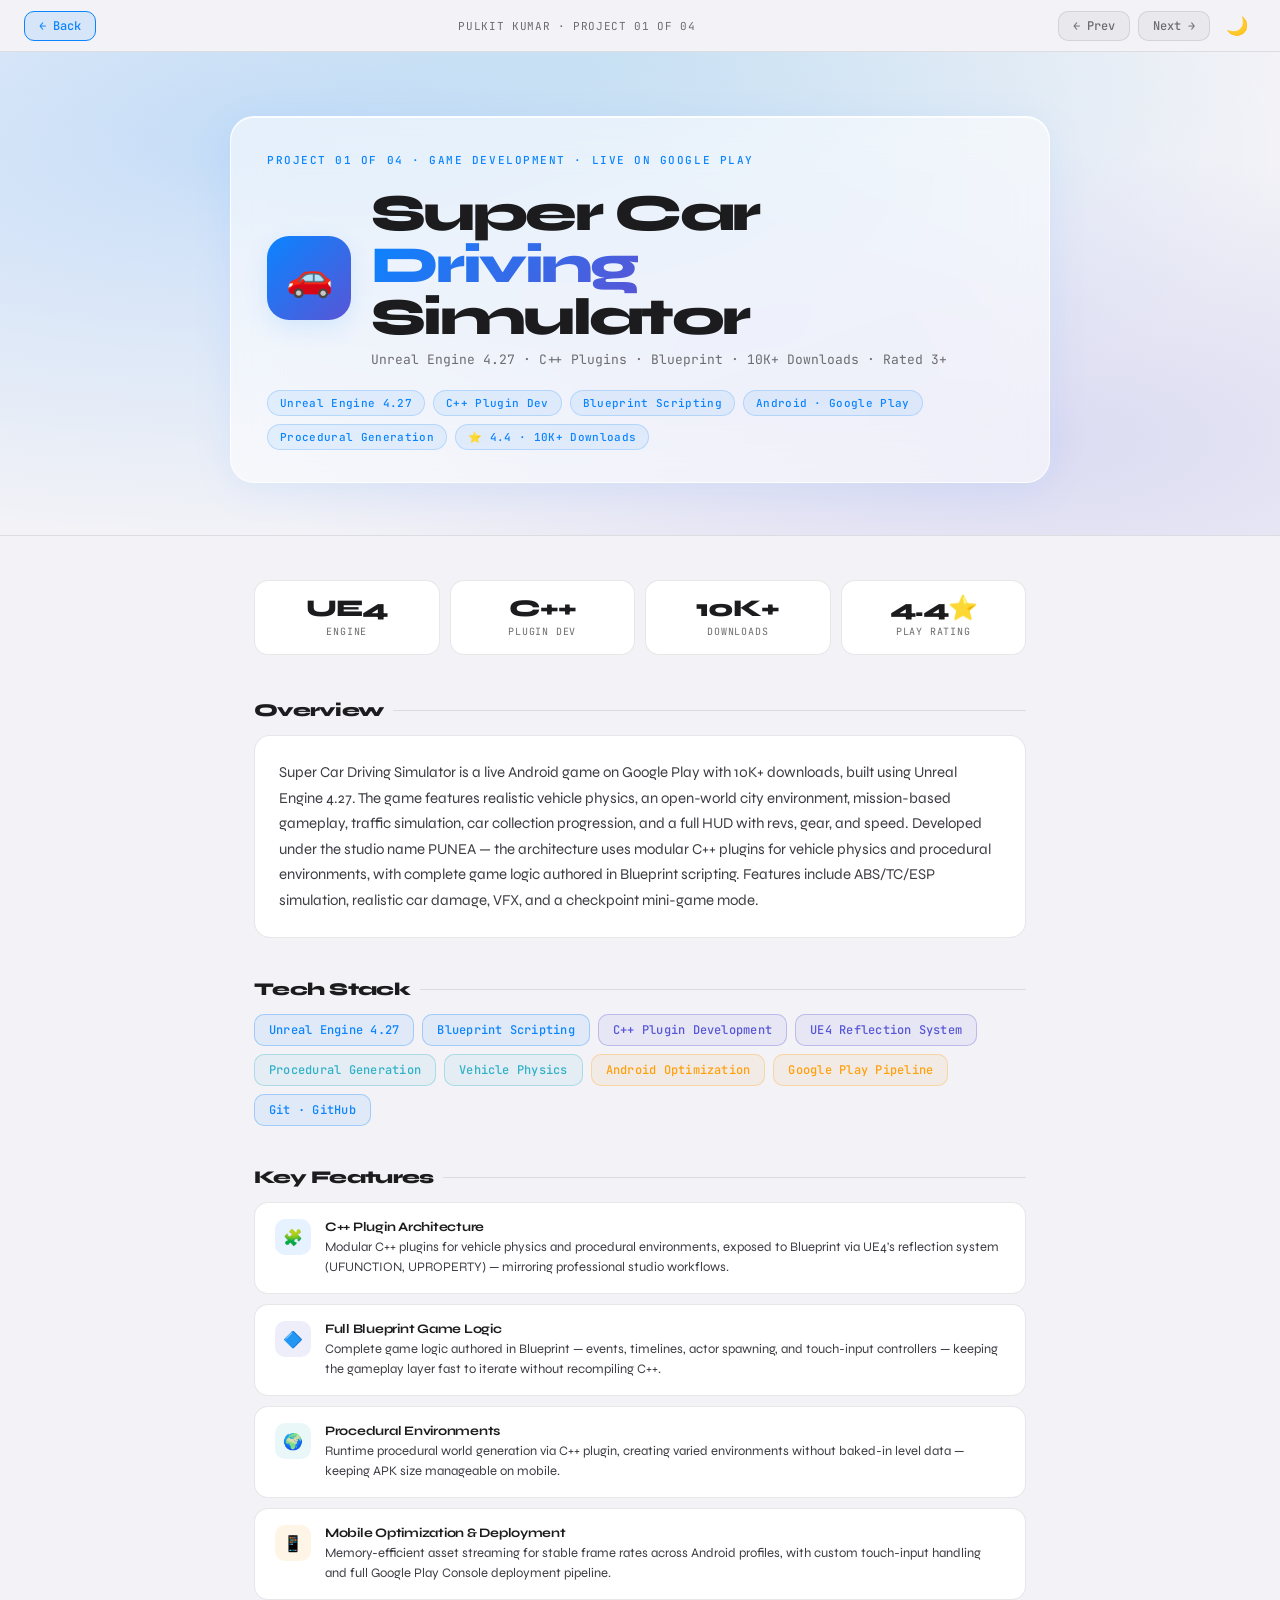
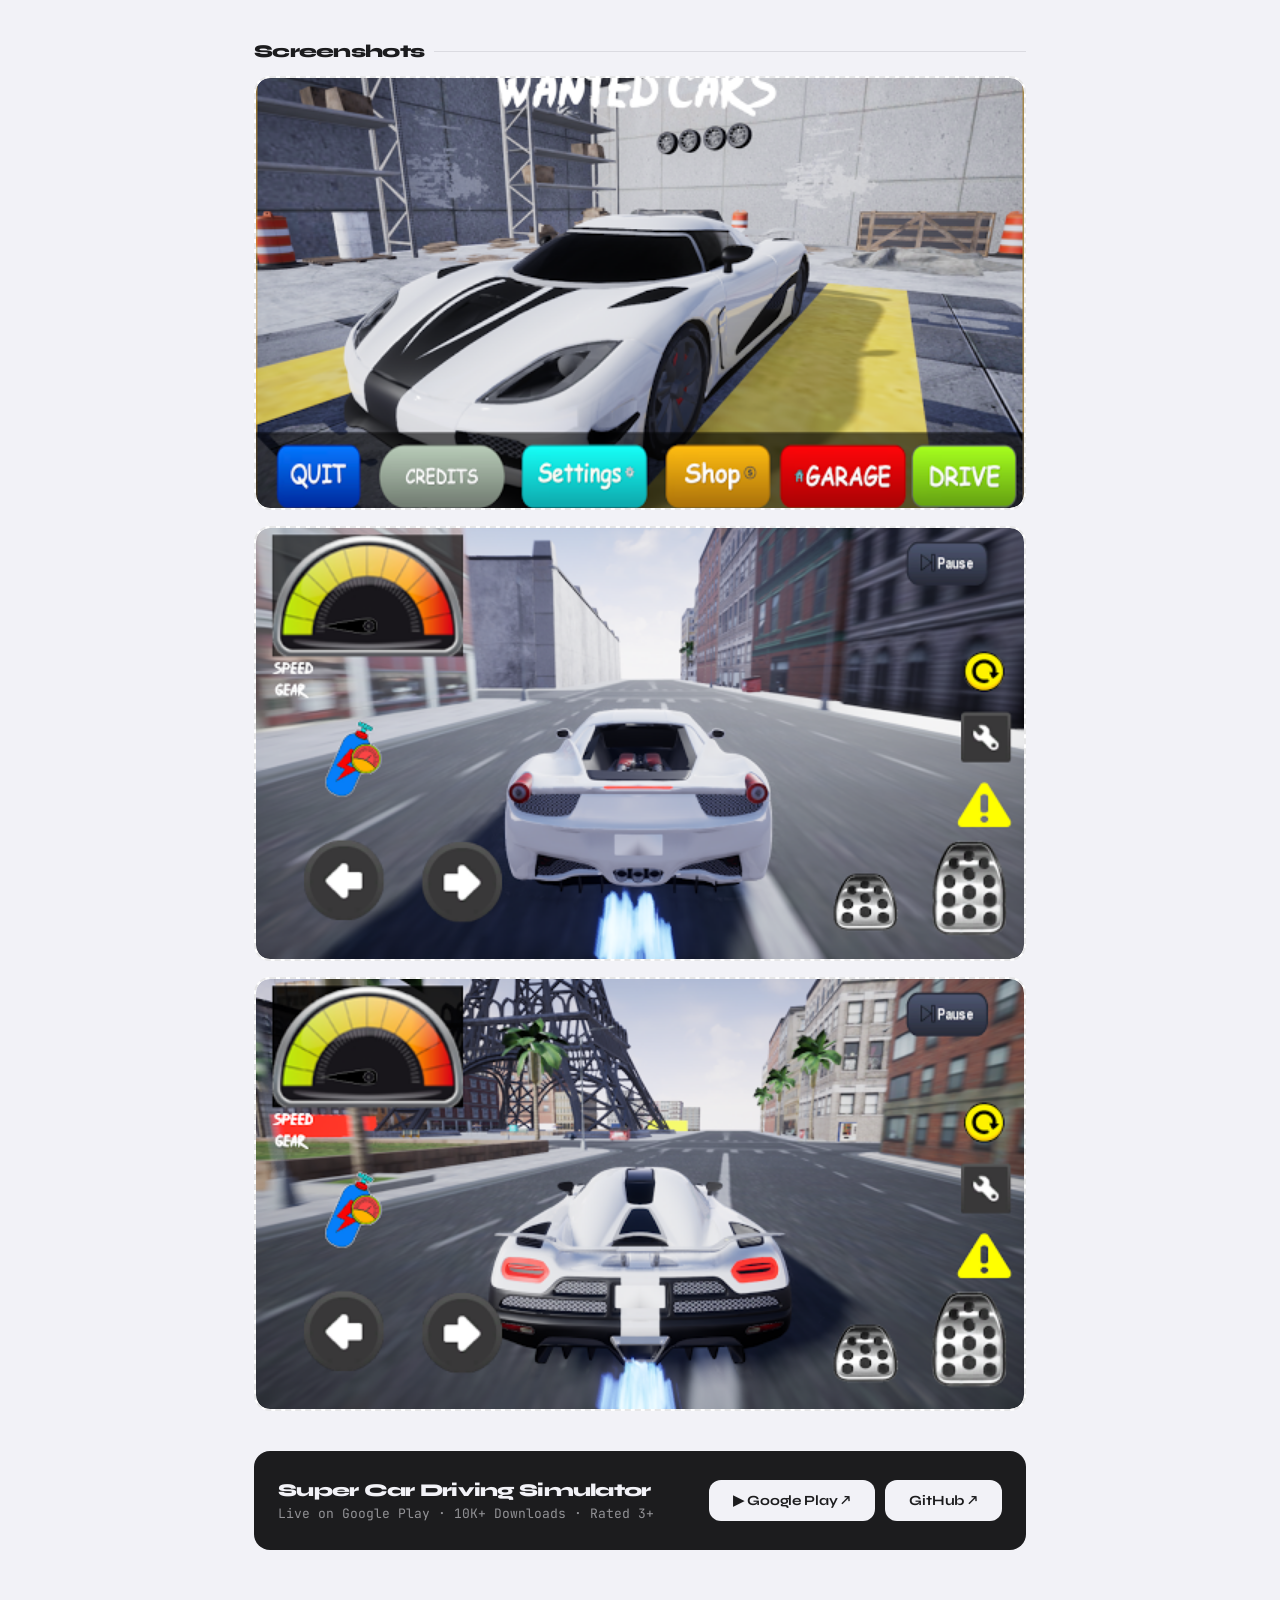
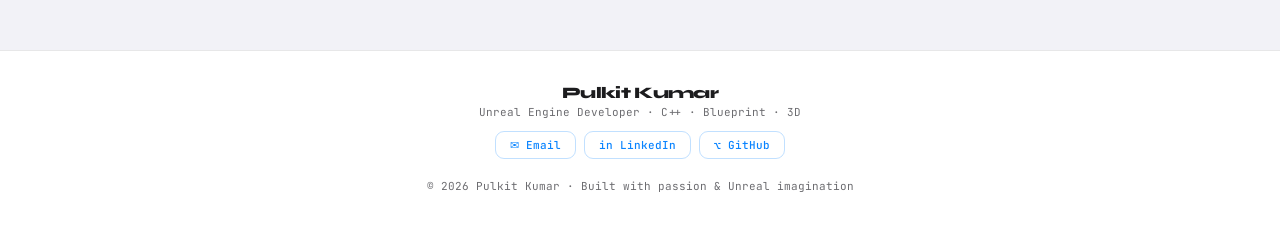
<file: project-vehicle-simulator.html>
<!DOCTYPE html>
<html lang="en" data-theme="light">
<head>
<meta charset="UTF-8"/>
<meta name="viewport" content="width=device-width,initial-scale=1.0"/>
<title>Super Car Driving Simulator · Pulkit Kumar</title>
<link rel="preconnect" href="https://fonts.googleapis.com"/>
<link href="https://fonts.googleapis.com/css2?family=Syne:wght@400;700;800&family=JetBrains+Mono:wght@400;500&display=swap" rel="stylesheet"/>
<link rel="stylesheet" href="style.css"/>
</head>
<body>

<!--- NAV --->
<nav class="site-nav">
  <div class="proj-nav-left">
    <a class="back-btn" href="index.html">← Back</a>
  </div>
  <div class="proj-nav-center">pulkit kumar · project 01 of 04</div>
  <div class="proj-nav-right">
    <a class="prev-next" href="project-brain-tumor.html">← Prev</a>
    <a class="prev-next" href="project-3d-model-viewer.html">Next →</a>
    <button class="theme-btn" id="themeBtn" onclick="toggleTheme()">🌙</button>
  </div>
</nav>

<!-- FROSTED GLASS HERO -->
<div class="proj-hero">
  <div class="proj-hero-glass">
    <div class="proj-eyebrow">Project 01 of 04 · Game Development · Live on Google Play</div>
    <div class="proj-icon-title">
      <div class="proj-icon-big">🚗</div>
      <div>
        <div class="proj-title">Super Car <span class="proj-title-grad">Driving</span><br>Simulator</div>
        <div class="proj-subtitle">Unreal Engine 4.27 · C++ Plugins · Blueprint · 10K+ Downloads · Rated 3+</div>
      </div>
    </div>
    <div class="proj-hero-meta">
      <span class="meta-pill">Unreal Engine 4.27</span>
      <span class="meta-pill">C++ Plugin Dev</span>
      <span class="meta-pill">Blueprint Scripting</span>
      <span class="meta-pill">Android · Google Play</span>
      <span class="meta-pill">Procedural Generation</span>
      <span class="meta-pill">⭐ 4.4 · 10K+ Downloads</span>
    </div>
  </div>
</div>

<!-- CONTENT -->
<div class="proj-content">

  <!-- STATS -->
  <div class="proj-stats">
    <div class="proj-stat-card"><div class="proj-stat-num">UE4</div><div class="proj-stat-label">Engine</div></div>
    <div class="proj-stat-card"><div class="proj-stat-num">C++</div><div class="proj-stat-label">Plugin Dev</div></div>
    <div class="proj-stat-card"><div class="proj-stat-num">10K+</div><div class="proj-stat-label">Downloads</div></div>
    <div class="proj-stat-card"><div class="proj-stat-num">4.4⭐</div><div class="proj-stat-label">Play Rating</div></div>
  </div>

  <!-- OVERVIEW -->
  <div class="proj-section">
    <div class="proj-section-title">Overview</div>
    <div class="proj-overview">Super Car Driving Simulator is a live Android game on Google Play with 10K+ downloads, built using Unreal Engine 4.27. The game features realistic vehicle physics, an open-world city environment, mission-based gameplay, traffic simulation, car collection progression, and a full HUD with revs, gear, and speed. Developed under the studio name PUNEA — the architecture uses modular C++ plugins for vehicle physics and procedural environments, with complete game logic authored in Blueprint scripting. Features include ABS/TC/ESP simulation, realistic car damage, VFX, and a checkpoint mini-game mode.</div>
  </div>

  <!-- TECH STACK -->
  <div class="proj-section">
    <div class="proj-section-title">Tech Stack</div>
    <div class="tech-grid">
      <span class="tech-tag tt-blue">Unreal Engine 4.27</span>
      <span class="tech-tag tt-blue">Blueprint Scripting</span>
      <span class="tech-tag tt-indigo">C++ Plugin Development</span>
      <span class="tech-tag tt-indigo">UE4 Reflection System</span>
      <span class="tech-tag tt-teal">Procedural Generation</span>
      <span class="tech-tag tt-teal">Vehicle Physics</span>
      <span class="tech-tag tt-orange">Android Optimization</span>
      <span class="tech-tag tt-orange">Google Play Pipeline</span>
      <span class="tech-tag tt-blue">Git · GitHub</span>
    </div>
  </div>

  <!-- KEY FEATURES -->
  <div class="proj-section">
    <div class="proj-section-title">Key Features</div>
    <div class="features-list">
      <div class="feature-row">
        <div class="feature-icon fi-blue">🧩</div>
        <div><div class="feature-label">C++ Plugin Architecture</div><div class="feature-desc">Modular C++ plugins for vehicle physics and procedural environments, exposed to Blueprint via UE4's reflection system (UFUNCTION, UPROPERTY) — mirroring professional studio workflows.</div></div>
      </div>
      <div class="feature-row">
        <div class="feature-icon fi-indigo">🔷</div>
        <div><div class="feature-label">Full Blueprint Game Logic</div><div class="feature-desc">Complete game logic authored in Blueprint — events, timelines, actor spawning, and touch-input controllers — keeping the gameplay layer fast to iterate without recompiling C++.</div></div>
      </div>
      <div class="feature-row">
        <div class="feature-icon fi-teal">🌍</div>
        <div><div class="feature-label">Procedural Environments</div><div class="feature-desc">Runtime procedural world generation via C++ plugin, creating varied environments without baked-in level data — keeping APK size manageable on mobile.</div></div>
      </div>
      <div class="feature-row">
        <div class="feature-icon fi-orange">📱</div>
        <div><div class="feature-label">Mobile Optimization & Deployment</div><div class="feature-desc">Memory-efficient asset streaming for stable frame rates across Android profiles, with custom touch-input handling and full Google Play Console deployment pipeline.</div></div>
      </div>
    </div>
  </div>

  <!-- SCREENSHOTS
       Change data-layout="horizontal" to data-layout="vertical" to switch layout.
       To add more screenshots: duplicate any .screenshot-slot block below. -->
  <div class="proj-section">
    <div class="proj-section-title">Screenshots</div>

    <!-- data-layout: "horizontal" = scroll row | "vertical" = stacked column -->
    <div class="screenshots-wrap" data-layout="vertical">
      <div class="ss-arrow ss-arrow-left">&#8249;</div>

      <div class="screenshots-scroll">

        <!-- Set src="images/your-screenshot.jpg" to show an image.
             Leave src="" to show the placeholder. -->

        <div class="screenshot-slot">
          <div class="ss-icon">&#x1F5BC;&#xFE0F;</div>
          <div class="ss-label">Screenshot 1</div>
          <img src="img/vehicle-ss1.png" alt="Screenshot 1"/>
        </div>

        <div class="screenshot-slot">
          <div class="ss-icon">&#x1F5BC;&#xFE0F;</div>
          <div class="ss-label">Screenshot 2</div>
          <img src="img/vehicle-ss2.png" alt="Screenshot 2"/>
        </div>

        <div class="screenshot-slot">
          <div class="ss-icon">&#x1F5BC;&#xFE0F;</div>
          <div class="ss-label">Screenshot 3</div>
          <img src="img/vehicle-ss3.png" alt="Screenshot 3"/>
        </div>

        <!-- <div class="screenshot-slot">
          <div class="ss-icon">&#x1F5BC;&#xFE0F;</div>
          <div class="ss-label">Screenshot 4</div>
          <img src="" alt="Screenshot 4"/>
        </div> -->

        <!-- ADD MORE: copy this block and set the src
        <div class="screenshot-slot">
          <div class="ss-icon">&#x1F5BC;&#xFE0F;</div>
          <div class="ss-label">Screenshot 4</div>
          <img src="images/ss4.jpg" alt="Screenshot 4"/>
        </div>
        -->

      </div>

      <div class="ss-arrow ss-arrow-right">&#8250;</div>
    </div>

    <!-- dot indicators — built automatically by script.js -->
    <div class="ss-dots"></div>
  </div>

  <!-- GITHUB CTA -->
  <div class="proj-section">
    <div class="github-cta" style="flex-wrap:wrap;gap:14px;">
      <div>
        <div class="github-cta-title">Super Car Driving Simulator</div>
        <div class="github-cta-sub">Live on Google Play · 10K+ Downloads · Rated 3+</div>
      </div>
      <div style="display:flex;gap:10px;flex-wrap:wrap;flex-shrink:0;">
        <a class="github-link" href="https://play.google.com/store/apps/details?id=com.PuneaLab.FastCars" target="_blank">▶ Google Play ↗</a>
        <a class="github-link" href="https://github.com/PulkitPunea" target="_blank">GitHub ↗</a>
      </div>
    </div>
  </div>

</div>

<!-- FOOTER -->
<footer class="proj-footer">
  <div class="proj-footer-inner">
    <div>
      <div class="pf-name">Pulkit Kumar</div>
      <div class="pf-sub">Unreal Engine Developer · C++ · Blueprint · 3D</div>
      <div class="pf-links">
        <a class="pf-link" href="mailto:pulkitpunea2@gmail.com">✉ Email</a>
        <a class="pf-link" href="https://www.linkedin.com/in/pulkit-kumar-53a23a259/" target="_blank">in LinkedIn</a>
        <a class="pf-link" href="https://github.com/PulkitPunea" target="_blank">⌥ GitHub</a>
      </div>
    </div>
  </div>
  <span class="pf-copy">© 2026 Pulkit Kumar · Built with passion & Unreal imagination</span>
</footer>

<script src="script.js"></script>
</body>
</html>
</file>
<file: style.css>
/* ============================================================
   PULKIT KUMAR PORTFOLIO — style.css
   Shared across index.html + all project pages
   ============================================================

   THEME SWITCHER
   Uncomment ONE accent block, keep the rest commented.
   ---------------------------------------------------------- */

/* ── THEME 1: Blue + Indigo (DEFAULT) ─ */
:root {
  --accent:  #0A84FF;
  --accent2: #5856D6;
  --accentG: linear-gradient(135deg, #0A84FF, #5856D6);
  --accentGH:linear-gradient(90deg,  #0A84FF, #5856D6);
  --glow:    rgba(10,132,255,.12);
  --banner:  linear-gradient(90deg, #0A84FF, #5856D6);
}
/* ── THEME 2: Blue + Teal
:root{--accent:#0A84FF;--accent2:#30B0C7;--accentG:linear-gradient(135deg,#0A84FF,#30B0C7);--accentGH:linear-gradient(90deg,#0A84FF,#30B0C7);--glow:rgba(10,132,255,.12);--banner:linear-gradient(90deg,#0A84FF,#30B0C7)}
*/
/* ── THEME 3: Blue + Orange
:root{--accent:#0A84FF;--accent2:#FF9F0A;--accentG:linear-gradient(135deg,#0A84FF,#FF9F0A);--accentGH:linear-gradient(90deg,#0A84FF,#FF9F0A);--glow:rgba(10,132,255,.12);--banner:linear-gradient(90deg,#0A84FF,#FF9F0A)}
*/
/* ── THEME 4: Pure Blue
:root{--accent:#0A84FF;--accent2:#0062CC;--accentG:linear-gradient(135deg,#0A84FF,#0062CC);--accentGH:linear-gradient(90deg,#0A84FF,#0062CC);--glow:rgba(10,132,255,.12);--banner:linear-gradient(90deg,#0A84FF,#0062CC)}
*/
/* ── THEME 5: Purple + Pink
:root{--accent:#5856D6;--accent2:#FF2D78;--accentG:linear-gradient(135deg,#5856D6,#FF2D78);--accentGH:linear-gradient(90deg,#5856D6,#FF2D78);--glow:rgba(88,86,214,.12);--banner:linear-gradient(90deg,#5856D6,#FF2D78)}
*/
/* ── THEME 6: Green + Blue (original)
:root{--accent:#1A6B3C;--accent2:#0A84FF;--accentG:linear-gradient(135deg,#1A6B3C,#0A84FF);--accentGH:linear-gradient(90deg,#1A6B3C,#0A84FF);--glow:rgba(26,107,60,.12);--banner:linear-gradient(90deg,#1A6B3C,#0A84FF)}
*/

/* ============================================================
   BASE VARIABLES
   ============================================================ */
:root {
  --blue:#0A84FF;--indigo:#5856D6;--teal:#30B0C7;
  --orange:#FF9F0A;--red:#FF3B30;
  --bg:#f2f2f7;--surface:#fff;--surface2:rgba(118,118,128,.08);
  --text:#1c1c1e;--text2:#3c3c43;--text3:#6c6c70;
  --sep:rgba(60,60,67,.12);--sep2:rgba(60,60,67,.06);
  --radius:16px;--radius2:12px;--radius3:20px;
}
[data-theme="dark"]{
  --bg:#000;--surface:#1c1c1e;--surface2:rgba(255,255,255,.08);
  --text:#fff;--text2:#ebebf5cc;--text3:#ebebf566;
  --sep:rgba(255,255,255,.12);--sep2:rgba(255,255,255,.06);
}

/* ============================================================
   RESET + BASE
   ============================================================ */
*{margin:0;padding:0;box-sizing:border-box}
html{scroll-behavior:smooth}
body{font-family:"Syne",system-ui,sans-serif;background:var(--bg);color:var(--text);
     transition:background .3s,color .3s;overflow-x:hidden}

/* ============================================================
   SHARED NAV
   ============================================================ */
.site-nav{
  background:var(--bg);border-bottom:.5px solid var(--sep);
  padding:0 24px;display:flex;align-items:center;justify-content:space-between;
  height:52px;position:sticky;top:0;z-index:200;
  backdrop-filter:blur(20px);-webkit-backdrop-filter:blur(20px);
}
/* index nav tabs */
.nav-left{display:flex;align-items:center;gap:4px}
.nav-tab{font-size:13px;font-weight:700;color:var(--text3);padding:7px 13px;
         border-radius:10px;cursor:pointer;border:none;background:none;
         font-family:"Syne",sans-serif;transition:all .2s}
.nav-tab.active{color:var(--accent);background:var(--glow)}
/* project nav */
.proj-nav-left{display:flex;align-items:center;gap:12px}
.back-btn{
  display:inline-flex;align-items:center;gap:6px;
  font-family:"JetBrains Mono",monospace;font-size:12px;font-weight:500;
  color:var(--accent);text-decoration:none;
  background:var(--glow);border:.5px solid var(--accent);
  padding:6px 14px;border-radius:10px;transition:all .15s;
}
.back-btn:hover{background:var(--accent);color:#fff}
.proj-nav-center{font-family:"JetBrains Mono",monospace;font-size:11px;
                 color:var(--text3);letter-spacing:.06em;text-transform:uppercase}
.proj-nav-right{display:flex;align-items:center;gap:8px}
.prev-next{
  display:inline-flex;align-items:center;gap:6px;
  font-family:"JetBrains Mono",monospace;font-size:12px;font-weight:500;
  color:var(--text3);text-decoration:none;background:var(--surface2);
  border:.5px solid var(--sep);padding:6px 14px;border-radius:10px;transition:all .15s;
}
.prev-next:hover{color:var(--accent);border-color:var(--accent)}
/* shared right side */
.nav-right{display:flex;align-items:center;gap:8px}
.search-wrap{position:relative}
.search-input{background:var(--surface2);border:none;border-radius:10px;
              padding:7px 12px 7px 32px;font-size:13px;color:var(--text);
              font-family:"Syne",sans-serif;width:160px;outline:none;transition:width .3s}
.search-input:focus{width:220px;background:var(--surface);box-shadow:0 0 0 2px var(--glow)}
.search-icon{position:absolute;left:10px;top:50%;transform:translateY(-50%);
             color:var(--text3)}
.theme-btn{background:none;border:none;cursor:pointer;font-size:18px;
           padding:4px 8px;border-radius:8px;transition:background .2s;color:var(--text)}
.theme-btn:hover{background:var(--surface2)}

/* ============================================================
   INDEX — BANNER
   ============================================================ */
.seeking-banner{
  background:var(--banner);padding:12px 20px;
  display:flex;align-items:center;justify-content:center;gap:12px;
  cursor:pointer;position:relative;overflow:hidden;
}
.seeking-banner::before{
  content:"";position:absolute;inset:0;
  background:repeating-linear-gradient(90deg,transparent,transparent 40px,rgba(255,255,255,.04) 40px,rgba(255,255,255,.04) 41px);
}
.banner-pill{background:rgba(255,255,255,.2);color:#fff;font-size:11px;font-weight:700;
             font-family:"JetBrains Mono",monospace;padding:3px 10px;border-radius:20px;
             letter-spacing:.06em;text-transform:uppercase;flex-shrink:0}
.banner-text{color:#fff;font-size:13px;font-weight:700;letter-spacing:-.01em}
.banner-arrow{color:rgba(255,255,255,.7);font-size:14px;margin-left:4px}

/* ============================================================
   INDEX — HERO
   ============================================================ */
.hero{padding:52px 24px 36px;max-width:860px;margin:0 auto}
.hero-top{display:flex;align-items:center;gap:24px;margin-bottom:20px}
.hero-avatar{width:90px;height:90px;border-radius:50%;object-fit:cover;
             border:3px solid var(--accent);box-shadow:0 0 0 4px var(--glow);
             flex-shrink:0;opacity:0;animation:fadeUp .5s .1s ease forwards}
.hero-eyebrow{font-family:"JetBrains Mono",monospace;font-size:11px;font-weight:500;
              color:var(--accent);text-transform:uppercase;letter-spacing:.14em;
              margin-bottom:8px;opacity:0;animation:fadeUp .5s .15s ease forwards}
.hero-name{font-size:clamp(42px,7vw,72px);font-weight:800;line-height:.95;
           letter-spacing:-.05em;color:var(--text);opacity:0;animation:fadeUp .5s .2s ease forwards}
.hero-name .grad{background:var(--accentG);-webkit-background-clip:text;
                 -webkit-text-fill-color:transparent;background-clip:text}
.hero-role{margin-top:14px;font-size:17px;color:var(--text3);height:24px;
           opacity:0;animation:fadeUp .5s .3s ease forwards}
.typewriter{color:var(--accent);font-weight:700;border-right:2px solid var(--accent);padding-right:2px}
.hero-stats{display:flex;gap:28px;margin-top:28px;opacity:0;animation:fadeUp .5s .4s ease forwards}
.stat{text-align:center}
.stat-num{font-size:28px;font-weight:800;letter-spacing:-.04em;color:var(--text);line-height:1}
.stat-label{font-family:"JetBrains Mono",monospace;font-size:10px;color:var(--text3);
            text-transform:uppercase;letter-spacing:.08em;margin-top:3px}
.stat-div{width:.5px;background:var(--sep);height:40px;align-self:center}
.hero-badges{margin-top:22px;display:flex;flex-wrap:wrap;gap:7px;
             opacity:0;animation:fadeUp .5s .5s ease forwards}
.badge{font-family:"JetBrains Mono",monospace;font-size:11px;font-weight:500;
       padding:5px 11px;border-radius:20px;border:.5px solid;letter-spacing:.02em;white-space:nowrap}
.b-blue{color:var(--accent);border-color:rgba(10,132,255,.25);background:rgba(10,132,255,.07)}
.b-indigo{color:var(--accent2);border-color:rgba(88,86,214,.25);background:rgba(88,86,214,.07)}
.b-teal{color:#30B0C7;border-color:rgba(48,176,199,.25);background:rgba(48,176,199,.07)}
.b-green{color:var(--accent);border-color:rgba(10,132,255,.25);background:rgba(10,132,255,.07)}

/* ============================================================
   INDEX — SECTIONS
   ============================================================ */
.section{max-width:860px;margin:0 auto;padding:0 24px 44px}
.section-header{display:flex;align-items:baseline;justify-content:space-between;margin-bottom:16px}
.section-title{font-size:22px;font-weight:800;letter-spacing:-.04em}
.section-more{font-size:14px;color:var(--accent);font-weight:700;cursor:pointer;
              border:none;background:none;font-family:"Syne",sans-serif}

/* ── Featured card ── */
.featured-card{border-radius:var(--radius3);overflow:hidden;background:var(--surface);
               border:.5px solid var(--sep);cursor:pointer;
               transition:transform .25s,box-shadow .25s;
               opacity:0;animation:fadeUp .5s .3s ease forwards}
.featured-card:hover{transform:translateY(-3px);box-shadow:0 16px 48px rgba(0,0,0,.14)}
.featured-banner{height:210px;display:flex;align-items:flex-end;padding:22px;
                 position:relative;overflow:hidden}
.fb-0{background:linear-gradient(135deg,#0d1020,#1a1050,var(--accent2),var(--accent))}
.featured-icon{width:68px;height:68px;border-radius:18px;display:flex;align-items:center;
               justify-content:center;font-size:30px;background:rgba(255,255,255,.12);
               border:.5px solid rgba(255,255,255,.2);flex-shrink:0;backdrop-filter:blur(10px)}
.featured-text{padding-left:16px;flex:1}
.f-cat{font-family:"JetBrains Mono",monospace;font-size:10px;font-weight:500;
       color:rgba(255,255,255,.55);text-transform:uppercase;letter-spacing:.1em}
.f-title{font-size:22px;font-weight:800;color:#fff;letter-spacing:-.04em;line-height:1.05;margin-top:3px}
.f-sub{font-size:12px;color:rgba(255,255,255,.55);margin-top:5px}
.featured-body{padding:16px 20px 20px;display:flex;align-items:flex-start;
               justify-content:space-between;gap:16px}
.featured-desc{font-size:14px;color:var(--text2);line-height:1.55;flex:1;font-weight:400}

/* ── GET button (App Store style) ── */
.get-btn{
  background:var(--surface2);color:var(--accent);
  font-size:13px;font-weight:700;font-family:"Syne",sans-serif;
  padding:7px 22px;border-radius:20px;border:none;cursor:pointer;
  white-space:nowrap;flex-shrink:0;letter-spacing:-.01em;text-decoration:none;
  display:inline-flex;align-items:center;justify-content:center;
  min-width:76px;position:relative;overflow:hidden;transition:all .2s;
}
.get-btn:hover,.get-btn.open{background:var(--accent);color:#fff}
.get-btn.loading{color:transparent}
.get-btn.loading::after,.get-sm.loading::after{
  content:"";position:absolute;top:50%;left:50%;
  width:13px;height:13px;margin:-6.5px 0 0 -6.5px;
  border:2px solid rgba(255,255,255,.3);border-top-color:var(--accent);
  border-radius:50%;animation:spin .7s linear infinite;
}
.get-btn.open{background:var(--accent);color:#fff}

/* ── Apps grid ── */
.apps-grid{display:grid;grid-template-columns:1fr 1fr;gap:.5px;background:var(--sep);
           border-radius:var(--radius2);overflow:hidden;border:.5px solid var(--sep);
           opacity:0;animation:fadeUp .5s .4s ease forwards}
.app-row{background:var(--surface);padding:13px 15px;display:flex;align-items:center;
         gap:12px;cursor:pointer;transition:background .15s}
.app-row:hover{background:rgba(10,132,255,.04)}
.app-icon{width:52px;height:52px;border-radius:14px;display:flex;align-items:center;
          justify-content:center;font-size:22px;flex-shrink:0;position:relative}
.ai-0{background:linear-gradient(135deg,#0d1020,var(--accent2))}
.ai-1{background:linear-gradient(135deg,#003d44,#30B0C7)}
.ai-2{background:linear-gradient(135deg,#7a2500,#FF6B35)}
.ai-3{background:linear-gradient(135deg,#1a0d3a,#5856D6)}
.new-dot{position:absolute;top:-3px;right:-3px;width:10px;height:10px;
         background:var(--red);border-radius:50%;border:2px solid var(--bg)}
.app-info{flex:1;min-width:0}
.app-name{font-size:13px;font-weight:700;letter-spacing:-.02em;white-space:nowrap;
          overflow:hidden;text-overflow:ellipsis;color:var(--text)}
.app-tag{font-family:"JetBrains Mono",monospace;font-size:10px;color:var(--text3);margin-top:2px}
.app-stars{display:flex;gap:1px;margin-top:4px}
.star{color:#FF9F0A;font-size:10px}
.get-sm{
  background:var(--surface2);color:var(--accent);font-size:12px;font-weight:700;
  font-family:"Syne",sans-serif;padding:5px 16px;border-radius:14px;border:none;
  cursor:pointer;flex-shrink:0;white-space:nowrap;
  min-width:60px;text-align:center;position:relative;overflow:hidden;
  display:inline-flex;align-items:center;justify-content:center;transition:all .2s;
}
.get-sm:hover,.get-sm.open{background:var(--accent);color:#fff}
.get-sm.loading{color:transparent}
.no-results{text-align:center;padding:40px 20px;color:var(--text3);font-size:14px;display:none}

/* ── Skills ── */
.skills-grid{display:grid;grid-template-columns:1fr 1fr;gap:10px;
             opacity:0;animation:fadeUp .5s .35s ease forwards}
.skill-card{background:var(--surface);border:.5px solid var(--sep);
            border-radius:var(--radius2);padding:14px 16px}
.skill-header{display:flex;justify-content:space-between;align-items:baseline;margin-bottom:10px}
.skill-name{font-size:13px;font-weight:700;letter-spacing:-.01em}
.skill-pct{font-family:"JetBrains Mono",monospace;font-size:11px;color:var(--text3)}
.skill-track{height:6px;background:var(--surface2);border-radius:3px;overflow:hidden}
.skill-fill{height:100%;border-radius:3px;width:0;transition:width 1.2s cubic-bezier(.4,0,.2,1)}
.sf-blue{background:var(--accentGH)}
.sf-teal{background:linear-gradient(90deg,#30B0C7,#34C759)}
.sf-indigo{background:var(--accent2)}
.sf-orange{background:linear-gradient(90deg,#FF9F0A,#FF3B30)}
.sf-green{background:var(--accentGH)}

/* ── Soft Skills ── */
.softskills-grid{display:grid;grid-template-columns:repeat(3,1fr);gap:10px;
                 opacity:0;animation:fadeUp .5s .35s ease forwards}
.softskill-card{
  background:var(--surface);border:.5px solid var(--sep);
  border-radius:var(--radius2);padding:18px 16px;
  display:flex;flex-direction:column;align-items:flex-start;gap:10px;
  transition:transform .2s,box-shadow .2s;
}
.softskill-card:hover{transform:translateY(-3px);box-shadow:0 10px 28px rgba(0,0,0,.07)}
.softskill-icon{
  width:40px;height:40px;border-radius:12px;
  display:flex;align-items:center;justify-content:center;font-size:18px;flex-shrink:0;
}
.si-blue{background:rgba(10,132,255,.1)}
.si-indigo{background:rgba(88,86,214,.1)}
.si-teal{background:rgba(48,176,199,.1)}
.si-orange{background:rgba(255,159,10,.1)}
.si-red{background:rgba(255,59,48,.1)}
.si-green{background:rgba(52,199,89,.1)}
.softskill-name{font-size:13px;font-weight:700;letter-spacing:-.02em;color:var(--text)}
.softskill-desc{font-size:12px;color:var(--text3);line-height:1.5;font-weight:400}

/* ── Changelog ── */
.changelog{background:var(--surface);border:.5px solid var(--sep);
           border-radius:var(--radius2);overflow:hidden;
           opacity:0;animation:fadeUp .5s .35s ease forwards}
.cl-row{padding:16px 18px;border-bottom:.5px solid var(--sep2);
        display:flex;gap:14px;align-items:flex-start}
.cl-row:last-child{border-bottom:none}
.cl-ver{font-family:"JetBrains Mono",monospace;font-size:10px;font-weight:500;
        color:var(--accent);background:var(--glow);border:.5px solid var(--accent);
        padding:3px 9px;border-radius:10px;white-space:nowrap;flex-shrink:0;margin-top:2px}
.cl-date{font-family:"JetBrains Mono",monospace;font-size:10px;color:var(--text3);margin-bottom:4px}
.cl-title{font-size:14px;font-weight:700;letter-spacing:-.02em;margin-bottom:4px}
.cl-desc{font-size:12px;color:var(--text2);line-height:1.5;font-weight:400}

/* ── Education ── */
.edu-list{display:flex;flex-direction:column;gap:10px;
          opacity:0;animation:fadeUp .5s .35s ease forwards}
.edu-card{background:var(--surface);border:.5px solid var(--sep);
          border-radius:var(--radius2);padding:16px 18px;
          display:flex;align-items:center;gap:14px}
.edu-dot{width:42px;height:42px;border-radius:12px;background:var(--accentG);
         display:flex;align-items:center;justify-content:center;font-size:18px;flex-shrink:0}
.edu-title{font-size:14px;font-weight:700;letter-spacing:-.02em}
.edu-sub{font-family:"JetBrains Mono",monospace;font-size:11px;color:var(--text3);margin-top:3px}
.edu-gpa{margin-left:auto;font-family:"JetBrains Mono",monospace;font-size:14px;
         font-weight:500;color:var(--accent);white-space:nowrap}

/* ── Certifications ── */
.cert-list{display:flex;flex-direction:column;gap:10px;
           opacity:0;animation:fadeUp .5s .35s ease forwards}
.cert-card{background:var(--surface);border:.5px solid var(--sep);
           border-radius:var(--radius2);padding:14px 18px;
           display:flex;align-items:center;gap:14px}
.cert-dot{width:42px;height:42px;border-radius:12px;
          background:linear-gradient(135deg,#FF9F0A,#FF3B30);
          display:flex;align-items:center;justify-content:center;font-size:18px;flex-shrink:0}
.cert-info{flex:1;min-width:0}
.cert-title{font-size:13px;font-weight:700;letter-spacing:-.02em;line-height:1.3}
.cert-sub{font-family:"JetBrains Mono",monospace;font-size:10px;color:var(--text3);margin-top:3px}
.cert-right{display:flex;flex-direction:column;align-items:flex-end;gap:6px;flex-shrink:0}
.cert-badge{font-family:"JetBrains Mono",monospace;font-size:10px;font-weight:500;
            color:#FF9F0A;background:rgba(255,159,10,.1);border:.5px solid rgba(255,159,10,.3);
            padding:3px 8px;border-radius:8px;white-space:nowrap}
.cert-link{font-family:"JetBrains Mono",monospace;font-size:10px;font-weight:500;
           color:var(--accent);text-decoration:none;border:.5px solid rgba(10,132,255,.25);
           padding:3px 8px;border-radius:8px;white-space:nowrap;transition:all .15s}
.cert-link:hover{background:var(--accent);color:#fff;border-color:var(--accent)}

/* ── Information grid ── */
.info-grid{display:grid;grid-template-columns:repeat(3,1fr);gap:10px;
           opacity:0;animation:fadeUp .5s .35s ease forwards}
.info-card{background:var(--surface);border:.5px solid var(--sep);
           border-radius:var(--radius2);padding:14px 16px}
.info-label{font-family:"JetBrains Mono",monospace;font-size:10px;font-weight:500;
            color:var(--text3);text-transform:uppercase;letter-spacing:.1em;margin-bottom:6px}
.info-value{font-size:13px;font-weight:600;color:var(--text);letter-spacing:-.01em;line-height:1.35}

/* ============================================================
   INDEX — FOOTER
   ============================================================ */
footer{background:var(--surface);border-top:.5px solid var(--sep);
       padding:28px 24px;text-align:center}
.footer-name{font-size:20px;font-weight:800;letter-spacing:-.04em;margin-bottom:6px}
.footer-sub{font-size:13px;color:var(--text3);margin-bottom:18px;
            font-family:"JetBrains Mono",monospace}
.footer-links{display:flex;justify-content:center;gap:10px;flex-wrap:wrap;margin-bottom:14px}
.footer-link{font-family:"JetBrains Mono",monospace;font-size:12px;color:var(--accent);
             text-decoration:none;border:.5px solid rgba(10,132,255,.3);
             padding:7px 16px;border-radius:10px;transition:all .15s;font-weight:500}
.footer-link:hover{background:var(--accent);color:#fff;border-color:var(--accent)}
.footer-copy{font-size:11px;color:var(--text3);font-family:"JetBrains Mono",monospace}

/* ============================================================
   PROJECT PAGES — FROSTED GLASS HERO
   ============================================================ */
.proj-hero{
  position:relative;padding:64px 24px 52px;
  overflow:hidden;border-bottom:.5px solid var(--sep);
}
.proj-hero::before{
  content:"";position:absolute;inset:0;
  background:
    radial-gradient(ellipse 80% 80% at 20% 20%, rgba(10,132,255,.18), transparent),
    radial-gradient(ellipse 60% 60% at 80% 80%, rgba(88,86,214,.15), transparent),
    radial-gradient(ellipse 50% 50% at 50% 0%,  rgba(48,176,199,.10), transparent);
  z-index:0;
}
[data-theme="dark"] .proj-hero::before{
  background:
    radial-gradient(ellipse 80% 80% at 20% 20%, rgba(10,132,255,.24), transparent),
    radial-gradient(ellipse 60% 60% at 80% 80%, rgba(88,86,214,.20), transparent),
    radial-gradient(ellipse 50% 50% at 50% 0%,  rgba(48,176,199,.13), transparent);
}
.proj-hero-glass{
  position:relative;z-index:1;
  max-width:820px;margin:0 auto;
  background:rgba(255,255,255,.55);
  border:.5px solid rgba(255,255,255,.8);
  border-radius:24px;padding:36px 36px 32px;
  backdrop-filter:blur(24px);-webkit-backdrop-filter:blur(24px);
  box-shadow:0 8px 40px rgba(10,132,255,.08),0 1px 0 rgba(255,255,255,.9) inset;
}
[data-theme="dark"] .proj-hero-glass{
  background:rgba(28,28,30,.6);
  border-color:rgba(255,255,255,.1);
  box-shadow:0 8px 40px rgba(10,132,255,.14),0 1px 0 rgba(255,255,255,.05) inset;
}
.proj-eyebrow{
  font-family:"JetBrains Mono",monospace;font-size:11px;font-weight:500;
  color:var(--accent);text-transform:uppercase;letter-spacing:.14em;
  margin-bottom:20px;opacity:0;animation:fadeUp .5s .1s ease forwards;
}
.proj-icon-title{display:flex;align-items:center;gap:20px;margin-bottom:22px;
                 opacity:0;animation:fadeUp .5s .2s ease forwards}
.proj-icon-big{
  width:84px;height:84px;border-radius:22px;
  background:var(--accentG);
  display:flex;align-items:center;justify-content:center;font-size:38px;
  flex-shrink:0;box-shadow:0 8px 24px var(--glow);
}
.proj-title{font-size:clamp(30px,5.5vw,52px);font-weight:800;
            color:var(--text);letter-spacing:-.05em;line-height:1}
.proj-title-grad{background:var(--accentG);-webkit-background-clip:text;
                 -webkit-text-fill-color:transparent;background-clip:text}
.proj-subtitle{font-size:13px;color:var(--text3);margin-top:8px;
               font-weight:400;font-family:"JetBrains Mono",monospace}
.proj-hero-meta{display:flex;gap:8px;flex-wrap:wrap;
                opacity:0;animation:fadeUp .5s .3s ease forwards}
.meta-pill{
  font-family:"JetBrains Mono",monospace;font-size:11px;font-weight:500;
  padding:5px 12px;border-radius:20px;letter-spacing:.03em;
  background:rgba(10,132,255,.08);color:var(--accent);
  border:.5px solid rgba(10,132,255,.2);
}

/* ============================================================
   PROJECT PAGES — CONTENT
   ============================================================ */
.proj-content{max-width:820px;margin:0 auto;padding:44px 24px 60px}
.proj-stats{display:grid;grid-template-columns:repeat(4,1fr);gap:10px;
            margin-bottom:44px;opacity:0;animation:fadeUp .5s .35s ease forwards}
.proj-stat-card{background:var(--surface);border:.5px solid var(--sep);
                border-radius:14px;padding:16px;text-align:center}
.proj-stat-num{font-size:24px;font-weight:800;letter-spacing:-.04em;color:var(--text);line-height:1}
.proj-stat-label{font-family:"JetBrains Mono",monospace;font-size:10px;color:var(--text3);
                 text-transform:uppercase;letter-spacing:.08em;margin-top:4px}
.proj-section{margin-bottom:40px;opacity:0;animation:fadeUp .5s .4s ease forwards}
.proj-section-title{font-size:18px;font-weight:800;letter-spacing:-.04em;
                    margin-bottom:14px;display:flex;align-items:center;gap:10px}
.proj-section-title::after{content:"";flex:1;height:.5px;background:var(--sep)}
.proj-overview{background:var(--surface);border:.5px solid var(--sep);
               border-radius:16px;padding:24px;
               font-size:15px;color:var(--text2);line-height:1.7;font-weight:400}
.tech-grid{display:flex;flex-wrap:wrap;gap:8px}
.tech-tag{font-family:"JetBrains Mono",monospace;font-size:12px;font-weight:500;
          padding:7px 14px;border-radius:10px;border:.5px solid;letter-spacing:.02em}
.tt-blue{color:var(--accent);border-color:rgba(10,132,255,.3);background:rgba(10,132,255,.07)}
.tt-indigo{color:var(--accent2);border-color:rgba(88,86,214,.3);background:rgba(88,86,214,.07)}
.tt-teal{color:#30B0C7;border-color:rgba(48,176,199,.3);background:rgba(48,176,199,.07)}
.tt-orange{color:#FF9F0A;border-color:rgba(255,159,10,.3);background:rgba(255,159,10,.07)}
.tt-green{color:var(--accent);border-color:rgba(10,132,255,.3);background:rgba(10,132,255,.07)}
.features-list{display:flex;flex-direction:column;gap:10px}
.feature-row{background:var(--surface);border:.5px solid var(--sep);border-radius:14px;
             padding:16px 20px;display:flex;align-items:flex-start;gap:14px}
.feature-icon{width:36px;height:36px;border-radius:10px;flex-shrink:0;
              display:flex;align-items:center;justify-content:center;font-size:16px}
.fi-blue{background:rgba(10,132,255,.1)}
.fi-indigo{background:rgba(88,86,214,.1)}
.fi-teal{background:rgba(48,176,199,.1)}
.fi-orange{background:rgba(255,159,10,.1)}
.fi-green{background:rgba(10,132,255,.1)}
.feature-label{font-size:13px;font-weight:700;letter-spacing:-.02em;margin-bottom:3px}
.feature-desc{font-size:13px;color:var(--text2);line-height:1.5;font-weight:400}
/* ============================================================
   SCREENSHOTS
   Switch layout per project page via data-layout attribute:
     <div class="screenshots-wrap" data-layout="horizontal">
     <div class="screenshots-wrap" data-layout="vertical">
   ============================================================ */

/* ── shared slot styles ── */
.screenshot-slot{
  border-radius:16px;border:2px dashed var(--sep);
  display:flex;flex-direction:column;align-items:center;justify-content:center;
  gap:8px;background:var(--surface);
  transition:border-color .2s,background .2s;
  cursor:pointer;position:relative;overflow:hidden;
}
.ss-icon{font-size:28px;opacity:.3}
.ss-label{font-family:"JetBrains Mono",monospace;font-size:10px;color:var(--text3);
          text-align:center;letter-spacing:.06em;text-transform:uppercase}
.ss-hint{font-size:11px;color:var(--text3);opacity:.6}
.screenshot-slot img{
  position:absolute;inset:0;width:100%;height:100%;
  object-fit:cover;border-radius:14px;
  display:block;z-index:1;
}
.screenshot-slot img[src=""]{display:none}
.screenshot-slot:has(img:not([src=""])) .ss-icon,
.screenshot-slot:has(img:not([src=""])) .ss-label,
.screenshot-slot:has(img:not([src=""])) .ss-hint{display:none}

/* ── HORIZONTAL layout ── */
.screenshots-wrap[data-layout="horizontal"]{position:relative;margin:0 -4px;padding:0 4px}
.screenshots-wrap[data-layout="horizontal"] .screenshots-scroll{
  display:flex;gap:12px;
  overflow-x:auto;scroll-snap-type:x mandatory;
  -webkit-overflow-scrolling:touch;padding-bottom:12px;cursor:grab;
}
.screenshots-wrap[data-layout="horizontal"] .screenshots-scroll:active{cursor:grabbing}
.screenshots-wrap[data-layout="horizontal"] .screenshots-scroll::-webkit-scrollbar{height:4px}
.screenshots-wrap[data-layout="horizontal"] .screenshots-scroll::-webkit-scrollbar-track{background:var(--surface2);border-radius:2px}
.screenshots-wrap[data-layout="horizontal"] .screenshots-scroll::-webkit-scrollbar-thumb{background:var(--accent);border-radius:2px}
.screenshots-wrap[data-layout="horizontal"] .screenshot-slot{
  flex:0 0 calc((100% - 24px) / 3);
  aspect-ratio:9/16;scroll-snap-align:start;flex-shrink:0;
}
.screenshots-wrap[data-layout="horizontal"] .ss-arrow{
  position:absolute;top:40%;transform:translateY(-50%);
  width:32px;height:32px;border-radius:50%;
  background:var(--surface);border:.5px solid var(--sep);
  display:flex;align-items:center;justify-content:center;
  cursor:pointer;z-index:10;font-size:14px;color:var(--text2);
  box-shadow:0 2px 12px rgba(0,0,0,.1);transition:all .15s;user-select:none;
}
.screenshots-wrap[data-layout="horizontal"] .ss-arrow:hover{background:var(--accent);color:#fff;border-color:var(--accent)}
.screenshots-wrap[data-layout="horizontal"] .ss-arrow-left{left:-14px}
.screenshots-wrap[data-layout="horizontal"] .ss-arrow-right{right:-14px}
.screenshots-wrap[data-layout="horizontal"] .ss-dots{display:flex;justify-content:center;gap:6px;margin-top:10px}
.ss-dot{width:6px;height:6px;border-radius:50%;background:var(--sep);
        transition:background .2s,transform .2s;cursor:pointer}
.ss-dot.active{background:var(--accent);transform:scale(1.3)}

/* ── VERTICAL layout ── */
.screenshots-wrap[data-layout="vertical"] .screenshots-scroll{
  display:flex;flex-direction:column;gap:16px;overflow:visible;padding-bottom:0;
}
.screenshots-wrap[data-layout="vertical"] .screenshot-slot{
  width:100%;aspect-ratio:16/9;max-width:100%;margin:0 auto;border-radius:16px;
}
.screenshots-wrap[data-layout="vertical"] .ss-arrow{display:none}
.screenshots-wrap[data-layout="vertical"] .ss-dots{display:none}

@media(max-width:600px){
  .screenshots-wrap[data-layout="horizontal"] .screenshot-slot{flex:0 0 calc((100% - 12px) / 2)}
  .screenshots-wrap[data-layout="horizontal"] .ss-arrow{display:none}
}
.github-cta{background:var(--text);color:var(--bg);border-radius:16px;padding:28px 24px;
            display:flex;align-items:center;justify-content:space-between;gap:20px}
.github-cta-title{font-size:18px;font-weight:800;letter-spacing:-.04em;margin-bottom:4px}
.github-cta-sub{font-size:13px;opacity:.55;font-family:"JetBrains Mono",monospace}
.github-link{display:inline-flex;align-items:center;gap:8px;background:var(--bg);
             color:var(--text);font-size:14px;font-weight:700;font-family:"Syne",sans-serif;
             padding:12px 24px;border-radius:12px;text-decoration:none;
             transition:opacity .15s;white-space:nowrap;flex-shrink:0;letter-spacing:-.01em}
.github-link:hover{opacity:.8}

/* ============================================================
   PROJECT PAGES — FOOTER (no buttons, clean)
   ============================================================ */
.proj-footer{background:var(--surface);border-top:.5px solid var(--sep);padding:32px 24px;text-align:center}
.proj-footer-inner{max-width:820px;margin:0 auto;
                   display:flex;flex-direction:column;align-items:center;
                   gap:6px;text-align:center}
.pf-name{font-size:16px;font-weight:800;letter-spacing:-.04em}
.pf-sub{font-family:"JetBrains Mono",monospace;font-size:11px;color:var(--text3);margin-top:3px}
.pf-links{display:flex;gap:8px;flex-wrap:wrap;margin-top:12px;justify-content:center}
.pf-link{font-family:"JetBrains Mono",monospace;font-size:11px;font-weight:500;
         color:var(--accent);text-decoration:none;border:.5px solid rgba(10,132,255,.25);
         padding:6px 14px;border-radius:9px;transition:all .15s}
.pf-link:hover{background:var(--accent);color:#fff;border-color:var(--accent)}
.pf-copy{font-family:"JetBrains Mono",monospace;font-size:11px;color:var(--text3);
         margin-top:20px;text-align:center;max-width:820px;
         margin-left:auto;margin-right:auto;display:block}

/* ============================================================
   ANIMATIONS
   ============================================================ */
@keyframes fadeUp{from{opacity:0;transform:translateY(18px)}to{opacity:1;transform:translateY(0)}}
@keyframes blink{0%,100%{opacity:1}50%{opacity:0}}
@keyframes spin{to{transform:rotate(360deg)}}
.typewriter{animation:blink .8s infinite}

/* ============================================================
   RESPONSIVE
   ============================================================ */
@media(max-width:600px){
  .apps-grid,.skills-grid,.reviews-grid,.info-grid,.softskills-grid{grid-template-columns:1fr}
  .hero-stats{gap:16px}
  .hero-top{flex-direction:column;align-items:flex-start}
  .proj-stats{grid-template-columns:repeat(2,1fr)}
  .screenshots-grid{grid-template-columns:1fr 1fr}
  .github-cta{flex-direction:column;align-items:flex-start}
  .proj-nav-center{display:none}
  .proj-hero-glass{padding:24px 20px 20px}
  .proj-footer-inner{flex-direction:column;align-items:flex-start}
}
</file>
